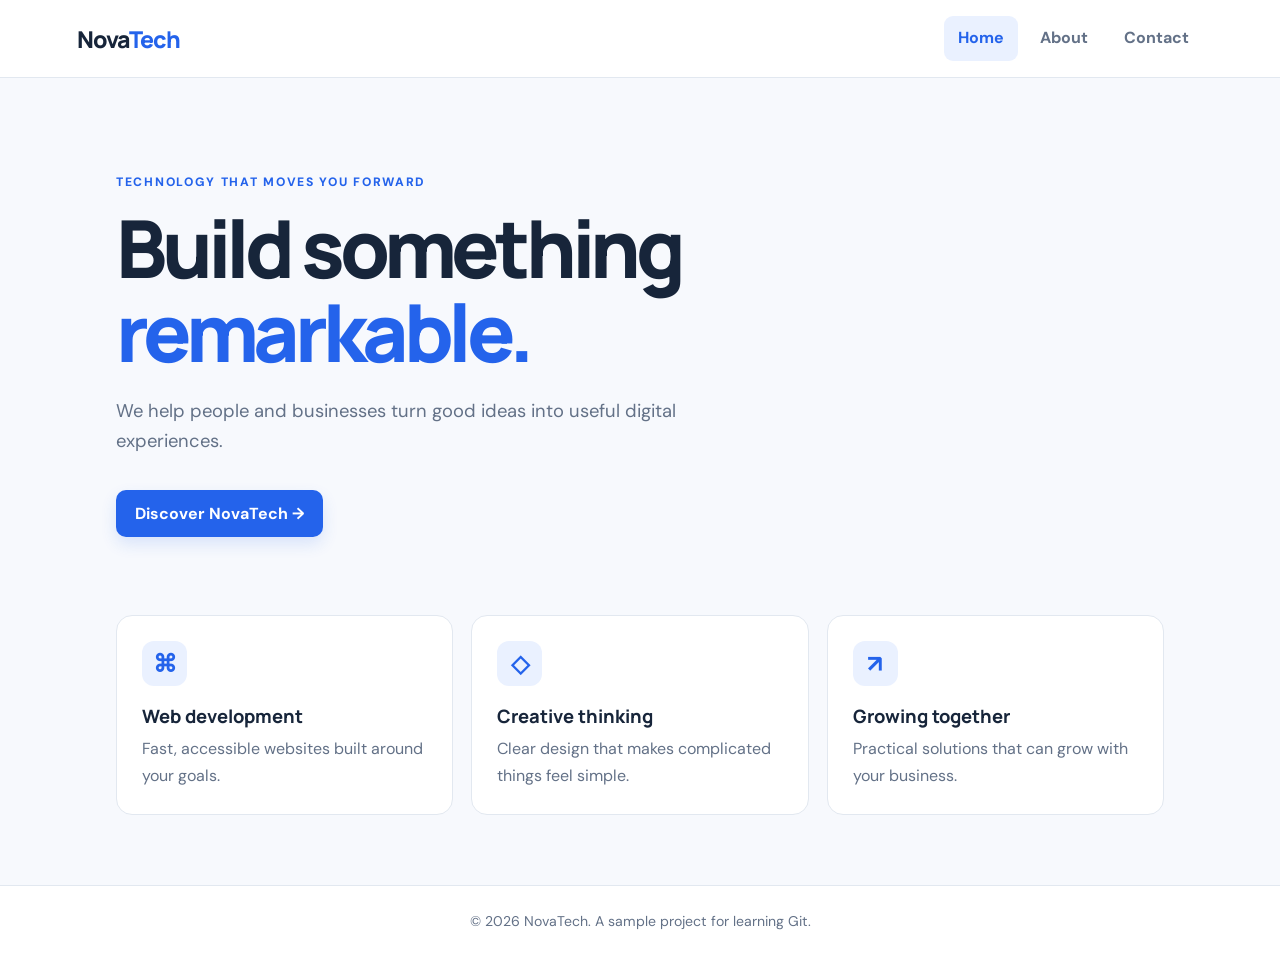
<file: index.html>
<!DOCTYPE html>
<html lang="en">
<head>
  <meta charset="UTF-8">
  <meta name="viewport" content="width=device-width, initial-scale=1.0">
  <title>NovaTech | Home</title>
  <link rel="stylesheet" href="style.css">
</head>
<body>
  <header class="site-header">
    <a class="logo" href="index.html">Nova<span>Tech</span></a>
    <nav aria-label="Main navigation">
      <a class="active" href="index.html">Home</a>
      <a href="about.html">About</a>
      <a href="contact.html">Contact</a>
    </nav>
  </header>
  <main>
    <section class="hero">
      <p class="eyebrow">TECHNOLOGY THAT MOVES YOU FORWARD</p>
      <h1>Build something<br><span>remarkable.</span></h1>
      <p>We help people and businesses turn good ideas into useful digital experiences.</p>
      <a class="button" href="about.html">Discover NovaTech →</a>
    </section>
    <section class="features">
      <article><div class="feature-icon">⌘</div><h2>Web development</h2><p>Fast, accessible websites built around your goals.</p></article>
      <article><div class="feature-icon">◇</div><h2>Creative thinking</h2><p>Clear design that makes complicated things feel simple.</p></article>
      <article><div class="feature-icon">↗</div><h2>Growing together</h2><p>Practical solutions that can grow with your business.</p></article>
    </section>
  </main>
  <footer>© 2026 NovaTech. A sample project for learning Git.</footer>
</body>
</html>
</file>
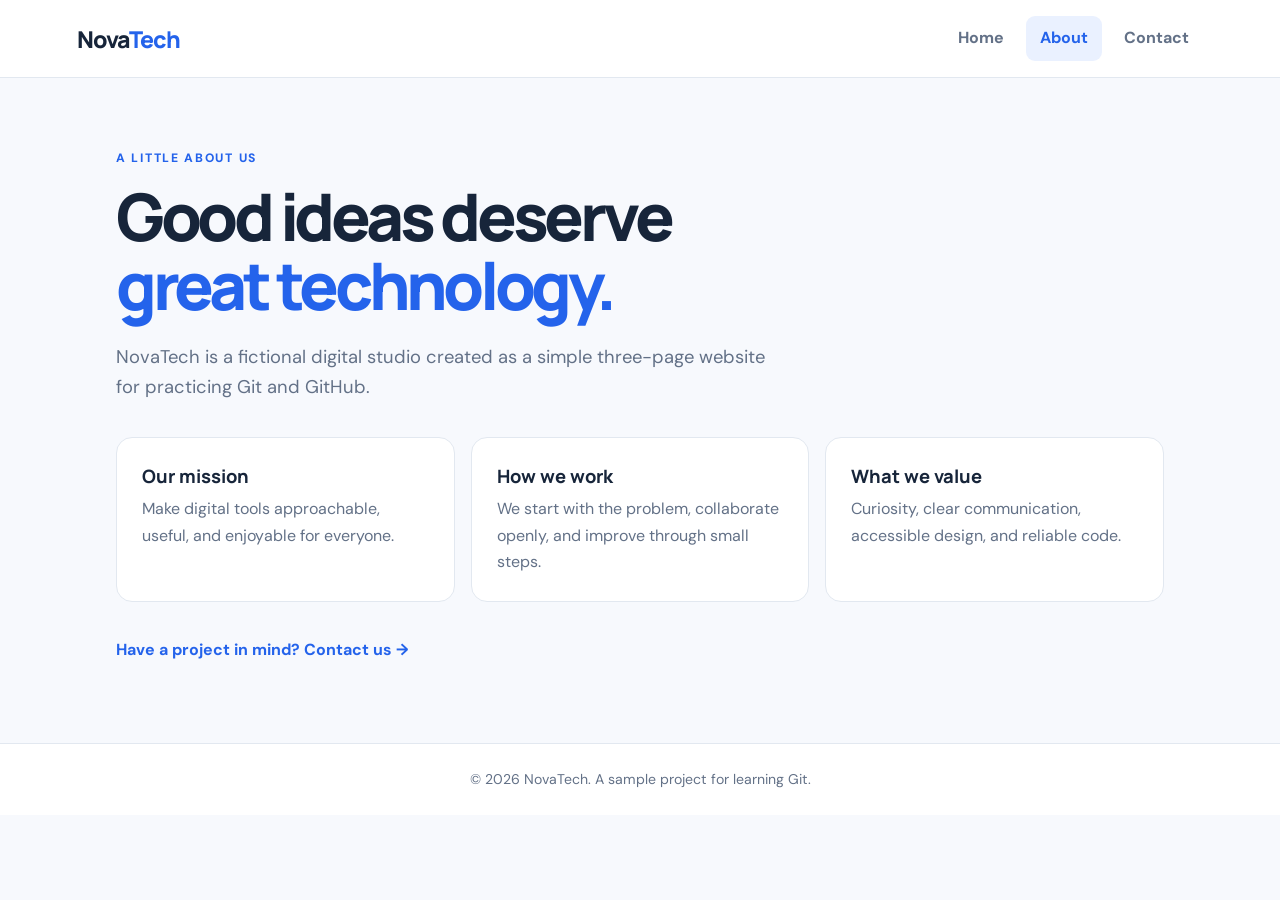
<file: about.html>
<!DOCTYPE html>
<html lang="en">
<head>
  <meta charset="UTF-8">
  <meta name="viewport" content="width=device-width, initial-scale=1.0">
  <title>NovaTech | About</title>
  <link rel="stylesheet" href="style.css">
</head>
<body>
  <header class="site-header">
    <a class="logo" href="index.html">Nova<span>Tech</span></a>
    <nav aria-label="Main navigation">
      <a href="index.html">Home</a>
      <a class="active" href="about.html">About</a>
      <a href="contact.html">Contact</a>
    </nav>
  </header>
  <main class="content-page">
    <p class="eyebrow">A LITTLE ABOUT US</p>
    <h1>Good ideas deserve<br><span>great technology.</span></h1>
    <p class="lead">NovaTech is a fictional digital studio created as a simple three-page website for practicing Git and GitHub.</p>
    <section class="about-grid">
      <article><h2>Our mission</h2><p>Make digital tools approachable, useful, and enjoyable for everyone.</p></article>
      <article><h2>How we work</h2><p>We start with the problem, collaborate openly, and improve through small steps.</p></article>
      <article><h2>What we value</h2><p>Curiosity, clear communication, accessible design, and reliable code.</p></article>
    </section>
    <a class="text-link" href="contact.html">Have a project in mind? Contact us →</a>
  </main>
  <footer>© 2026 NovaTech. A sample project for learning Git.</footer>
</body>
</html>
</file>
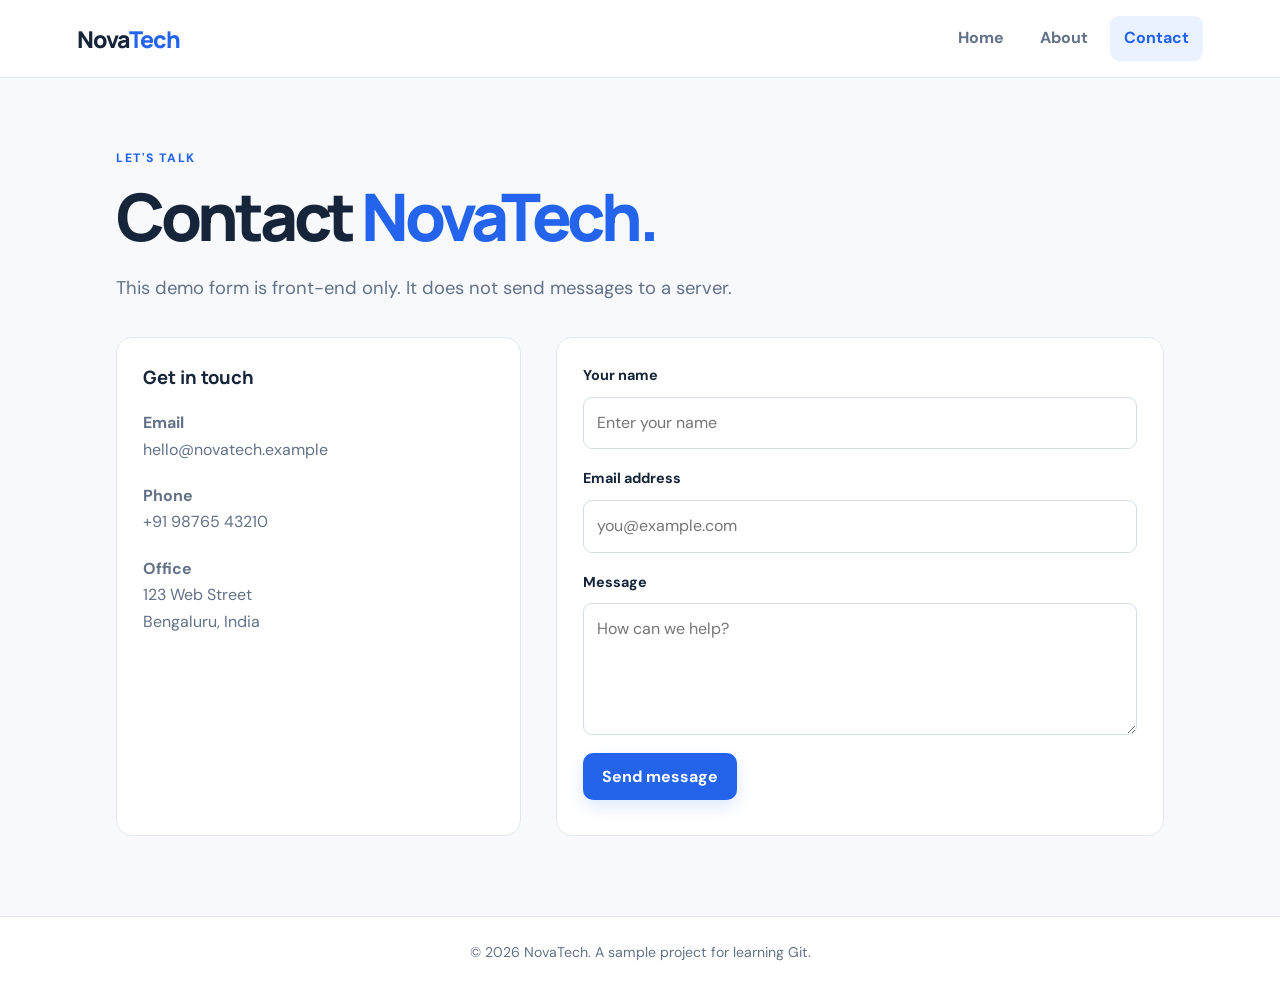
<file: contact.html>
<!DOCTYPE html>
<html lang="en">
<head>
  <meta charset="UTF-8">
  <meta name="viewport" content="width=device-width, initial-scale=1.0">
  <title>NovaTech | Contact</title>
  <link rel="stylesheet" href="style.css">
</head>
<body>
  <header class="site-header">
    <a class="logo" href="index.html">Nova<span>Tech</span></a>
    <nav aria-label="Main navigation">
      <a href="index.html">Home</a>
      <a href="about.html">About</a>
      <a class="active" href="contact.html">Contact</a>
    </nav>
  </header>
  <main class="content-page">
    <p class="eyebrow">LET'S TALK</p>
    <h1>Contact <span>NovaTech.</span></h1>
    <p class="lead">This demo form is front-end only. It does not send messages to a server.</p>
    <div class="contact-layout">
      <section class="contact-details">
        <h2>Get in touch</h2>
        <p><strong>Email</strong><br>hello@novatech.example</p>
        <p><strong>Phone</strong><br>+91 98765 43210</p>
        <p><strong>Office</strong><br>123 Web Street<br>Bengaluru, India</p>
      </section>
      <form id="contact-form">
        <label for="name">Your name</label>
        <input id="name" name="name" placeholder="Enter your name" required>
        <label for="email">Email address</label>
        <input id="email" name="email" type="email" placeholder="you@example.com" required>
        <label for="message">Message</label>
        <textarea id="message" name="message" rows="4" placeholder="How can we help?" required></textarea>
        <button class="button" type="submit">Send message</button>
        <p id="form-message" class="form-message" aria-live="polite"></p>
      </form>
    </div>
  </main>
  <footer>© 2026 NovaTech. A sample project for learning Git.</footer>
  <script>
    document.getElementById('contact-form').addEventListener('submit', function (event) {
      event.preventDefault();
      document.getElementById('form-message').textContent =
        'Thanks! This demo form is working locally, but it is not connected to a mail service.';
      this.reset();
    });
  </script>
</body>
</html>
</file>
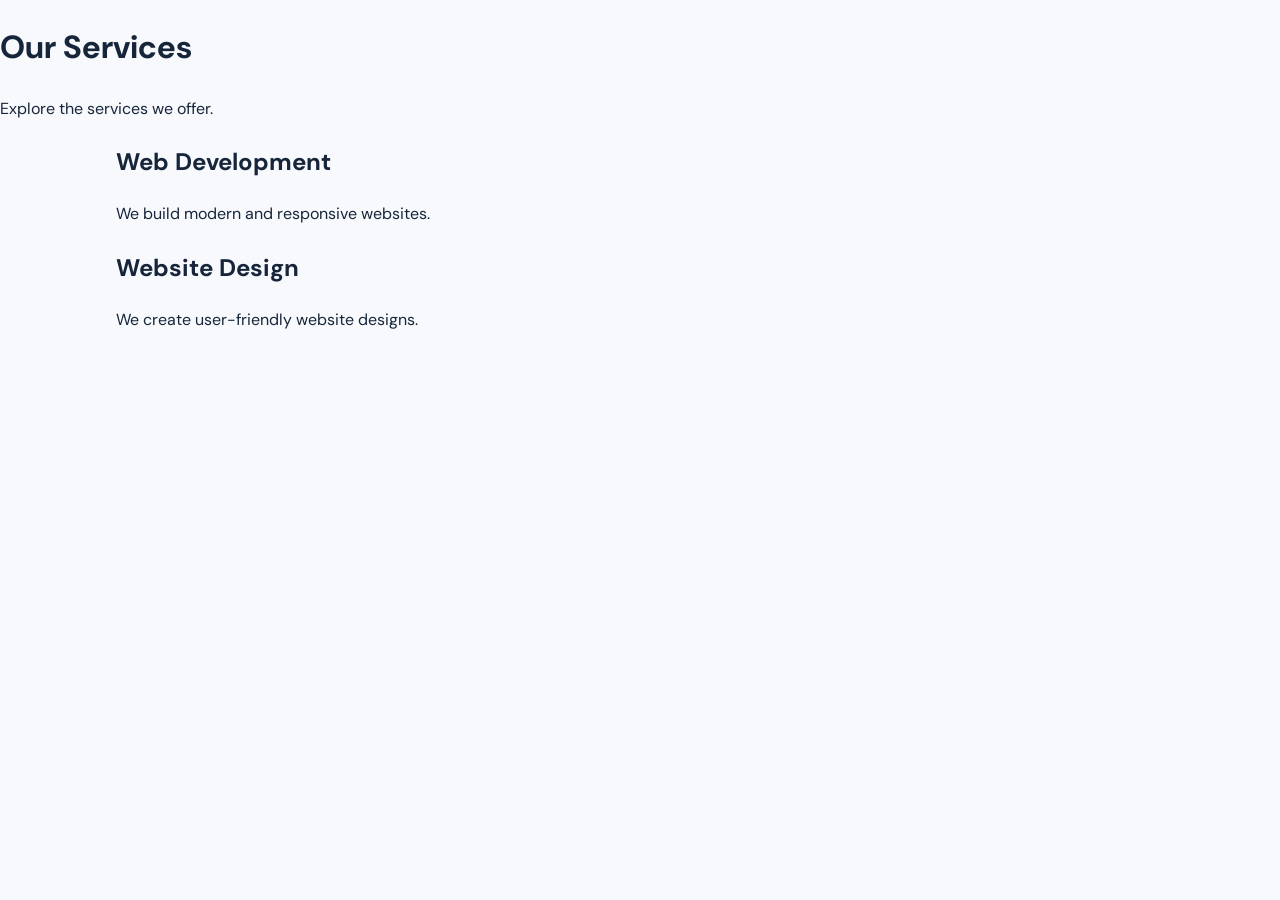
<file: service.html>
<!DOCTYPE html>
<html lang="en">
<head>
    <meta charset="UTF-8">
    <meta name="viewport" content="width=device-width, initial-scale=1.0">
    <title>Our Services</title>
    <link rel="stylesheet" href="style.css">
</head>
<body>
    <header>
        <h1>Our Services</h1>
        <p>Explore the services we offer.</p>
    </header>

    <main>
        <section>
            <h2>Web Development</h2>
            <p>We build modern and responsive websites.</p>
        </section>

        <section>
            <h2>Website Design</h2>
            <p>We create user-friendly website designs.</p>
        </section>
    </main>
</body>
</html>
</file>
<file: style.css>
@import url('https://fonts.googleapis.com/css2?family=DM+Sans:wght@400;500;600;700&family=Manrope:wght@400;500;600;700;800&display=swap');
:root{--ink:#17253a;--muted:#637187;--blue:#2463eb;--pale:#eaf1ff;--line:#e2e8f0;--bg:#f7f9fd}
*{box-sizing:border-box}body{margin:0;background:var(--bg);color:var(--ink);font-family:'DM Sans',sans-serif;line-height:1.65}.site-header{min-height:78px;padding:16px max(6vw,24px);background:#fff;border-bottom:1px solid var(--line);display:flex;align-items:center;justify-content:space-between;gap:24px}.logo{font:800 1.45rem Manrope,sans-serif;text-decoration:none;color:var(--ink);letter-spacing:-.05em}.logo span,h1 span{color:var(--blue)}nav{display:flex;gap:8px}nav a{color:var(--muted);text-decoration:none;font-weight:700;padding:9px 14px;border-radius:9px}nav a:hover,nav a.active{color:var(--blue);background:var(--pale)}main{max-width:1100px;margin:auto;padding:0 26px}.hero{padding:94px 0 78px;max-width:760px}.eyebrow{color:var(--blue);font-size:.76rem;font-weight:800;letter-spacing:.14em;margin:0 0 14px}.hero h1,.content-page h1{font:800 clamp(2.8rem,7vw,5rem)/1.05 Manrope,sans-serif;letter-spacing:-.065em;margin:0 0 22px}.hero>p:not(.eyebrow),.lead{font-size:1.15rem;color:var(--muted);max-width:650px}.button{display:inline-flex;border:0;background:var(--blue);color:#fff;text-decoration:none;font:700 1rem 'DM Sans',sans-serif;padding:13px 19px;border-radius:10px;cursor:pointer;box-shadow:0 7px 16px #2463eb24}.button:hover{background:#174fc9}.hero .button{margin-top:15px}.features{display:grid;grid-template-columns:repeat(3,1fr);gap:18px;padding:0 0 70px}.features article,.about-grid article{background:#fff;border:1px solid var(--line);border-radius:16px;padding:25px}.feature-icon{display:grid;place-items:center;width:45px;height:45px;background:var(--pale);color:var(--blue);border-radius:12px;font-size:1.5rem;font-weight:800}.features h2,.about-grid h2,.contact-details h2{font:750 1.15rem Manrope,sans-serif;margin:17px 0 7px}.features p,.about-grid p,.contact-details p{color:var(--muted);margin:0}.content-page{padding-top:70px;padding-bottom:80px}.content-page h1{font-size:clamp(2.5rem,6vw,4.1rem)}.about-grid{display:grid;grid-template-columns:repeat(3,1fr);gap:16px;margin:35px 0}.about-grid h2{margin-top:0}.text-link{color:var(--blue);font-weight:700;text-decoration:none}.contact-layout{display:grid;grid-template-columns:.8fr 1.2fr;gap:35px;margin-top:34px}.contact-details,form{background:#fff;border:1px solid var(--line);border-radius:16px;padding:26px}.contact-details h2{margin-top:0}.contact-details p{margin:20px 0}form{display:flex;flex-direction:column;gap:9px}label{font-weight:700;font-size:.9rem}input,textarea{width:100%;font:inherit;padding:12px 13px;border:1px solid #d4dce8;border-radius:9px;background:#fff;color:var(--ink);margin-bottom:9px}input:focus,textarea:focus{outline:2px solid #9dbaff;border-color:var(--blue)}form .button{align-self:flex-start}.form-message{color:#13795b;font-weight:600;margin:0}footer{border-top:1px solid var(--line);background:#fff;text-align:center;padding:24px;color:var(--muted);font-size:.88rem}
@media(max-width:700px){.site-header{align-items:flex-start;flex-direction:column;gap:12px}nav{flex-wrap:wrap}.hero{padding:65px 0 48px}.features,.about-grid,.contact-layout{grid-template-columns:1fr}.content-page{padding-top:48px}main{padding:0 18px}}
</file>
